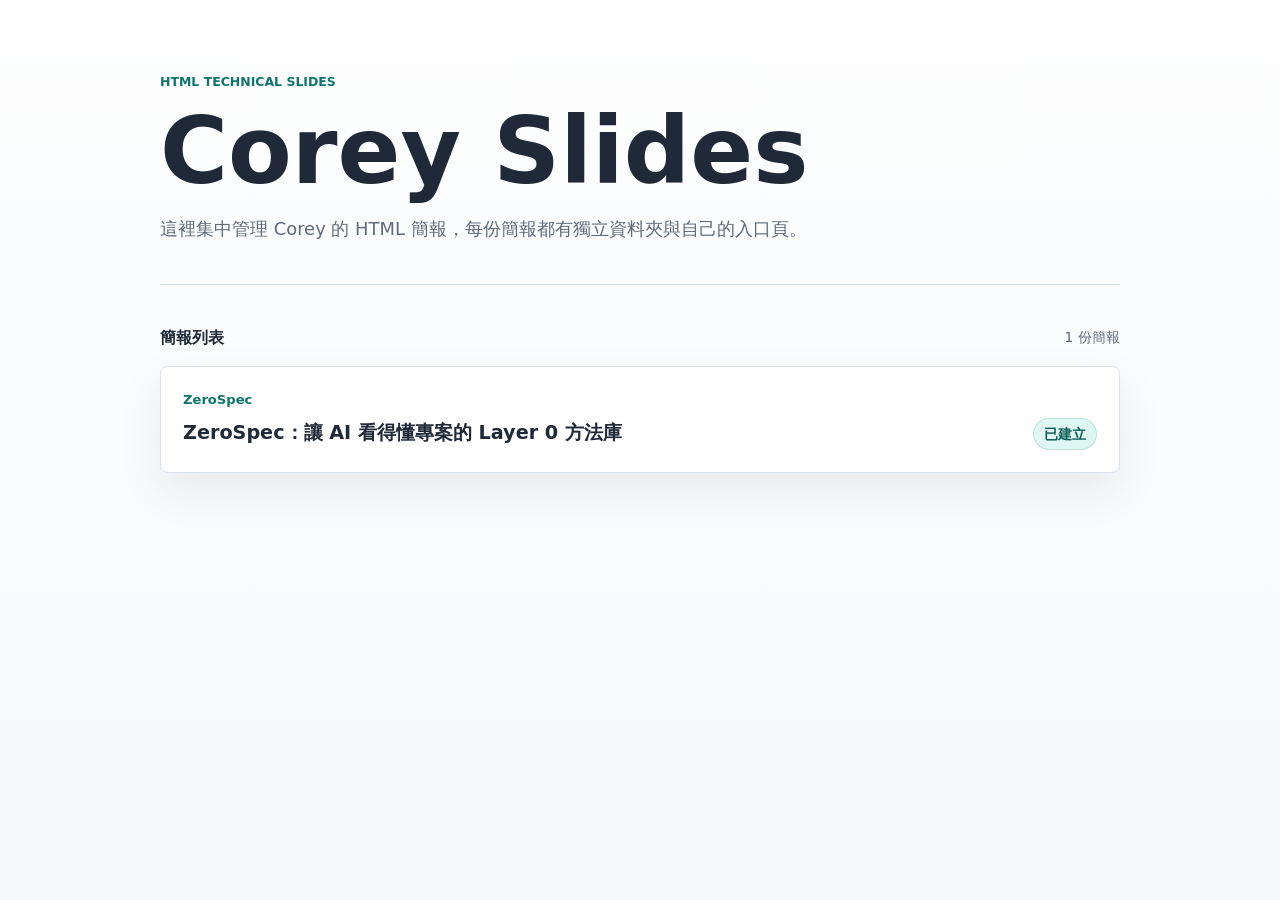
<file: index.html>
<!doctype html>
<html lang="zh-Hant-TW">
  <head>
    <meta charset="utf-8" />
    <meta name="viewport" content="width=device-width, initial-scale=1" />
    <title>Corey Slides</title>
    <link rel="stylesheet" href="./assets/site.css" />
  </head>
  <body>
    <main class="site-shell">
      <header class="hero">
        <p class="eyebrow">HTML Technical Slides</p>
        <h1>Corey Slides</h1>
        <p class="lead">
          這裡集中管理 Corey 的 HTML
          簡報，每份簡報都有獨立資料夾與自己的入口頁。
        </p>
      </header>

      <section class="section" aria-labelledby="slides-heading">
        <div class="section-header">
          <h2 id="slides-heading">簡報列表</h2>
          <span class="count">1 份簡報</span>
        </div>

        <a class="slide-card" href="./Zerospec-Talk/index.html">
          <span class="slide-meta">ZeroSpec</span>
          <span class="slide-title"
            >ZeroSpec：讓 AI 看得懂專案的 Layer 0 方法庫</span
          >
          <span class="slide-status">已建立</span>
        </a>
      </section>
    </main>
  </body>
</html>
</file>
<file: assets/site.css>
:root {
  color-scheme: light;
  --bg: #f6f8fb;
  --surface: #ffffff;
  --text: #1f2937;
  --muted: #5f6b7a;
  --line: #d9e1ea;
  --accent: #0f766e;
  --accent-soft: #dff7f3;
  --shadow: 0 18px 45px rgba(31, 41, 55, 0.08);
}

* {
  box-sizing: border-box;
}

body {
  min-height: 100vh;
  margin: 0;
  color: var(--text);
  background:
    linear-gradient(180deg, rgba(255, 255, 255, 0.86), rgba(246, 248, 251, 0.95)),
    var(--bg);
  font-family: ui-sans-serif, system-ui, -apple-system, BlinkMacSystemFont, "Segoe UI", sans-serif;
  line-height: 1.6;
}

a {
  color: inherit;
}

.site-shell {
  width: min(960px, calc(100% - 32px));
  margin: 0 auto;
  padding: 72px 0 56px;
}

.hero {
  padding-bottom: 40px;
  border-bottom: 1px solid var(--line);
}

.eyebrow {
  margin: 0 0 14px;
  color: var(--accent);
  font-size: 0.78rem;
  font-weight: 700;
  letter-spacing: 0;
  text-transform: uppercase;
}

h1,
h2,
p {
  margin-top: 0;
}

h1 {
  margin-bottom: 18px;
  font-size: clamp(2.8rem, 8vw, 5.8rem);
  line-height: 0.98;
  letter-spacing: 0;
}

.lead {
  max-width: 680px;
  margin-bottom: 0;
  color: var(--muted);
  font-size: 1.12rem;
}

.section {
  padding-top: 40px;
}

.section-header {
  display: flex;
  align-items: center;
  justify-content: space-between;
  gap: 16px;
  margin-bottom: 16px;
}

.section-header h2 {
  margin: 0;
  font-size: 1rem;
}

.count {
  color: var(--muted);
  font-size: 0.9rem;
}

.slide-card {
  display: grid;
  grid-template-columns: minmax(0, 1fr) auto;
  gap: 8px 18px;
  padding: 22px;
  color: inherit;
  text-decoration: none;
  background: var(--surface);
  border: 1px solid var(--line);
  border-radius: 8px;
  box-shadow: var(--shadow);
  transition: border-color 160ms ease, transform 160ms ease, box-shadow 160ms ease;
}

.slide-card:hover,
.slide-card:focus-visible {
  border-color: rgba(15, 118, 110, 0.55);
  box-shadow: 0 22px 52px rgba(31, 41, 55, 0.12);
  transform: translateY(-2px);
  outline: none;
}

.slide-meta {
  grid-column: 1 / -1;
  color: var(--accent);
  font-size: 0.82rem;
  font-weight: 700;
}

.slide-title {
  min-width: 0;
  font-size: 1.2rem;
  font-weight: 700;
}

.slide-status {
  align-self: start;
  padding: 4px 10px;
  color: #0f5f59;
  background: var(--accent-soft);
  border: 1px solid rgba(15, 118, 110, 0.18);
  border-radius: 999px;
  font-size: 0.86rem;
  font-weight: 700;
  white-space: nowrap;
}

@media (max-width: 640px) {
  .site-shell {
    width: min(100% - 24px, 960px);
    padding-top: 44px;
  }

  .hero {
    padding-bottom: 30px;
  }

  .lead {
    font-size: 1rem;
  }

  .slide-card {
    grid-template-columns: 1fr;
    padding: 18px;
  }

  .slide-status {
    justify-self: start;
  }
}
</file>
